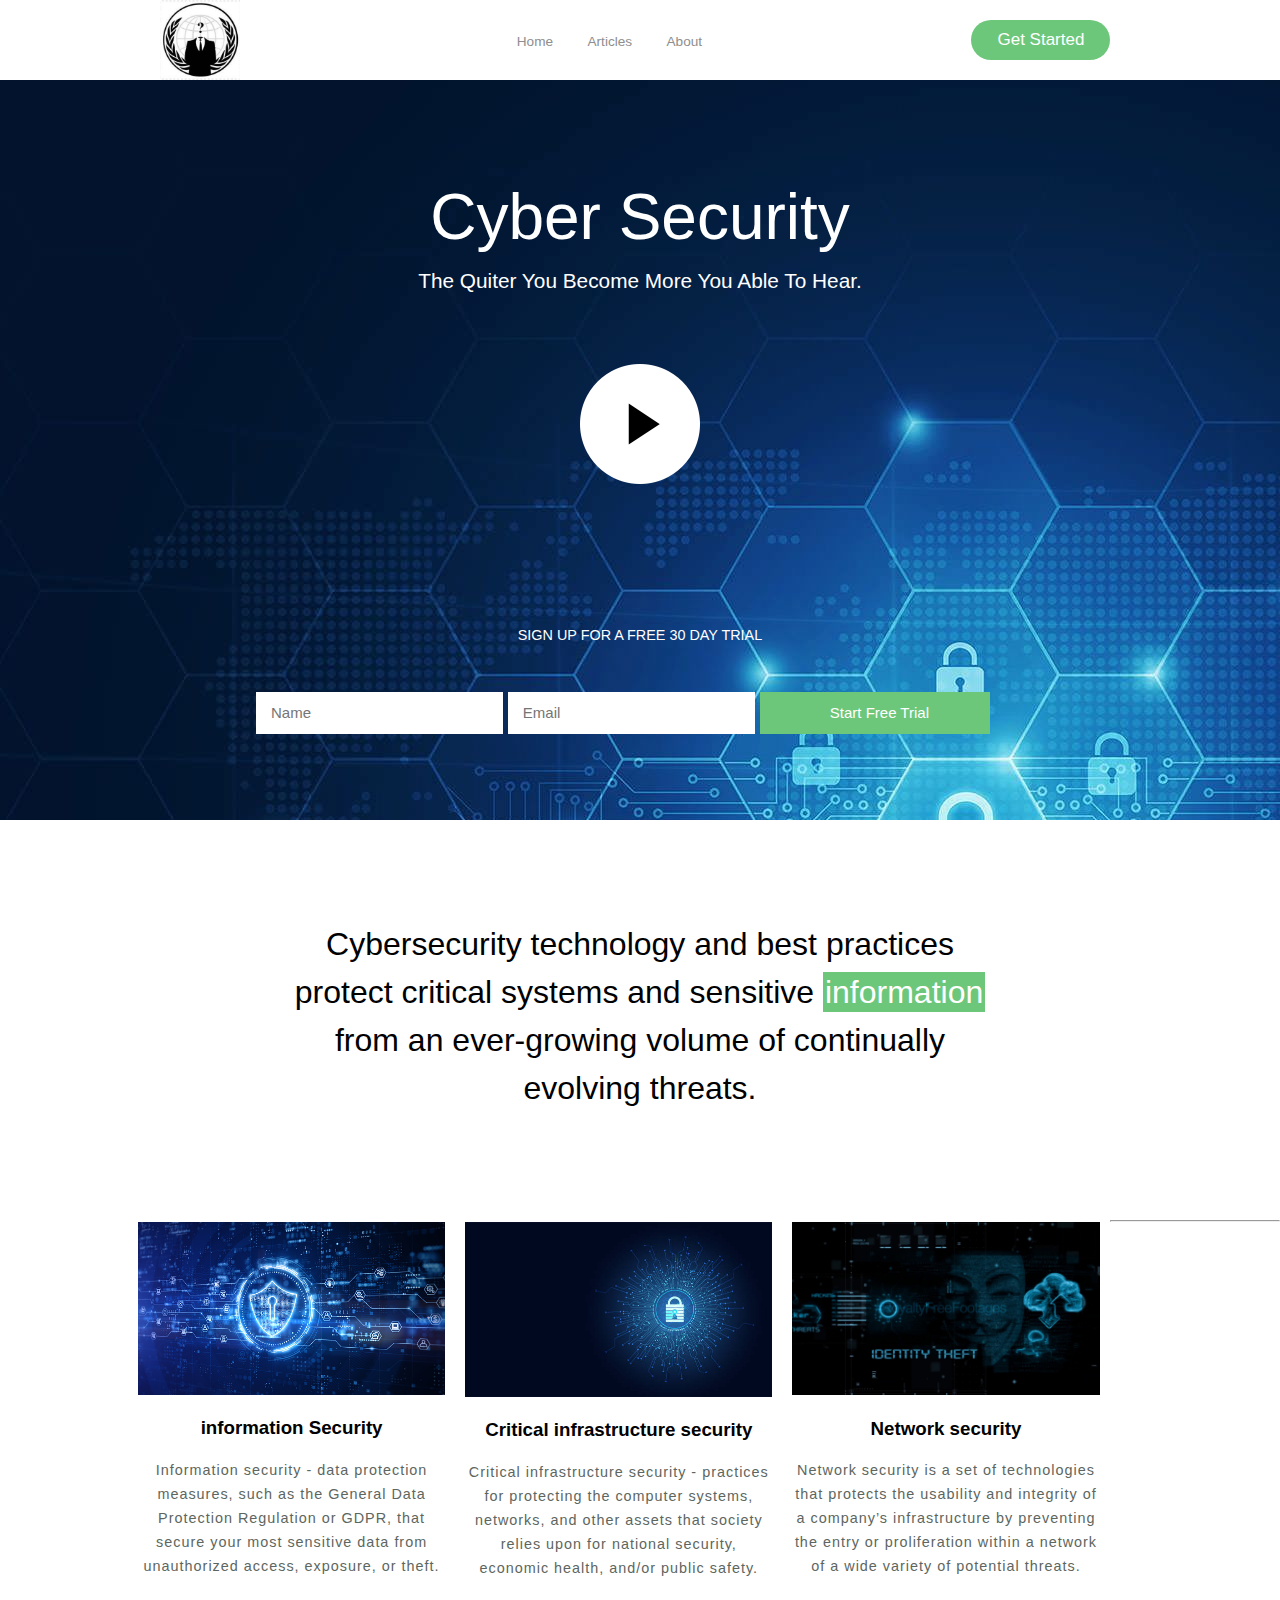
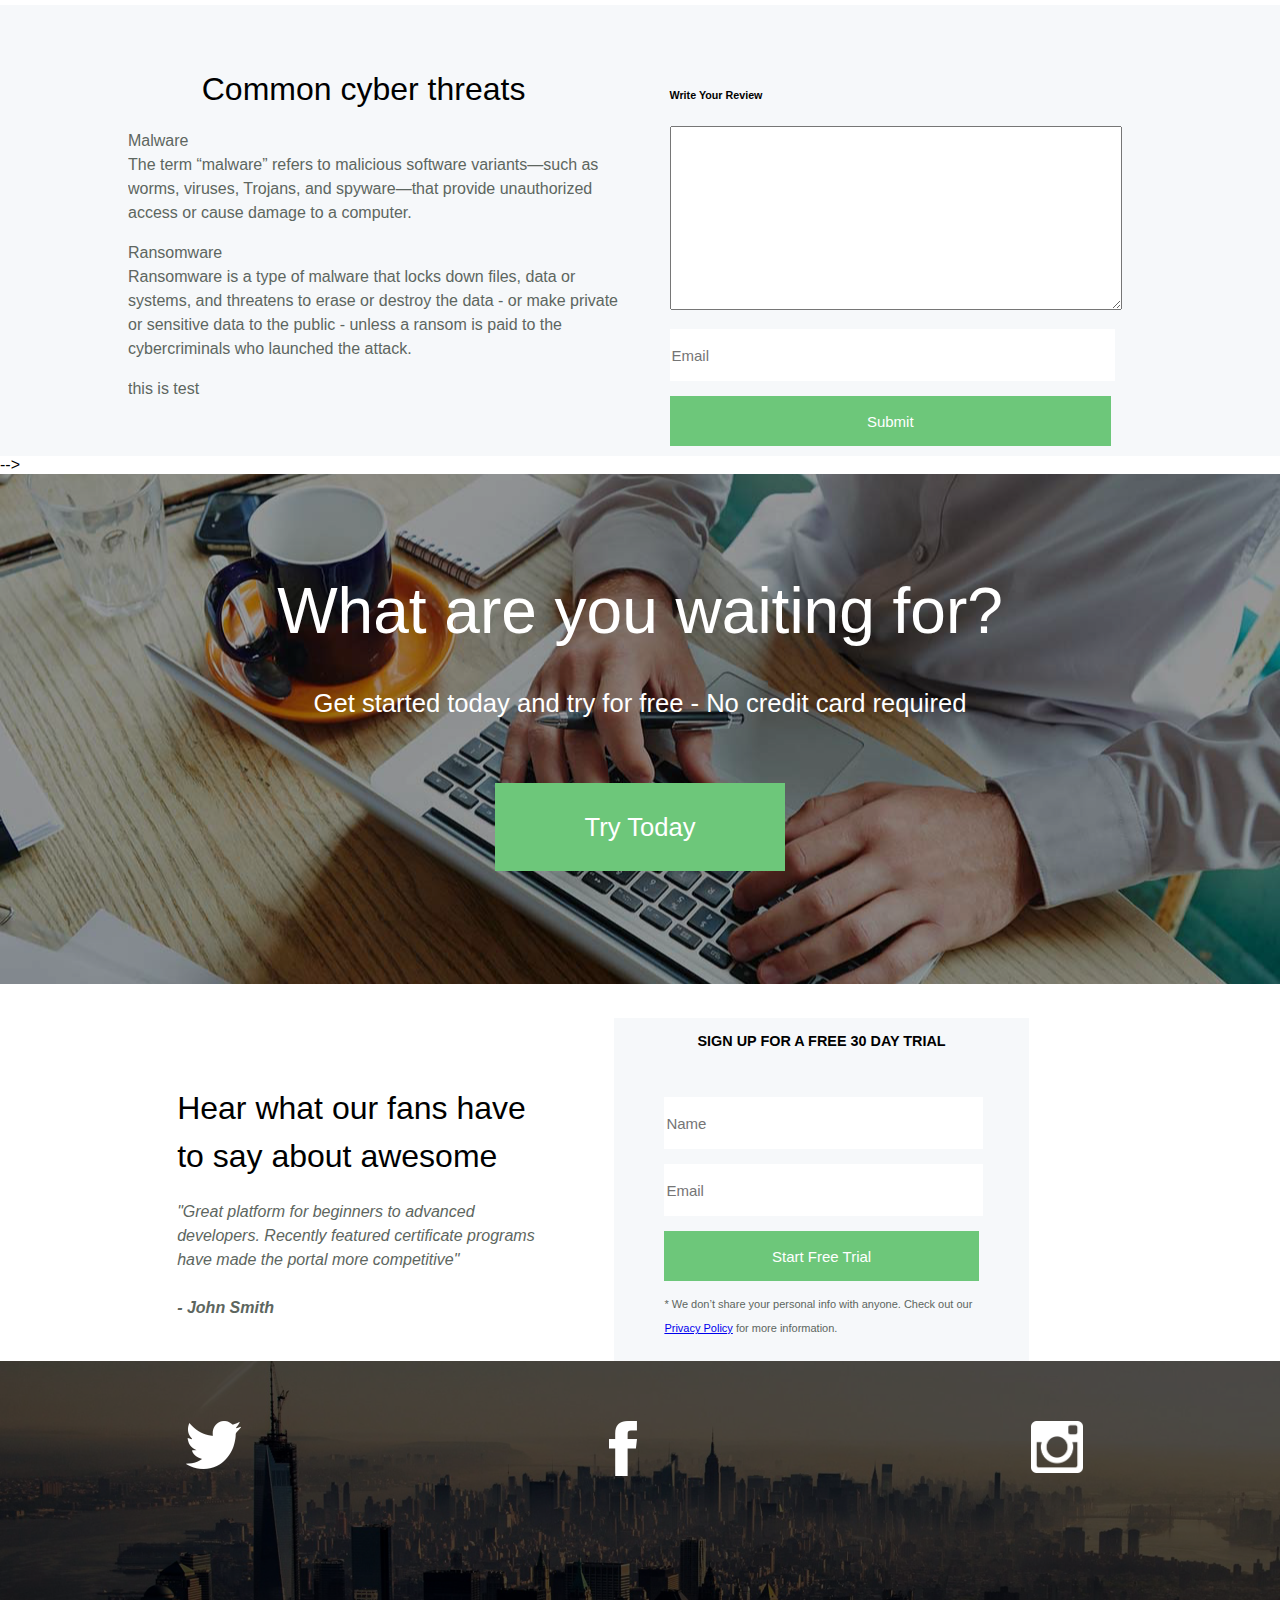
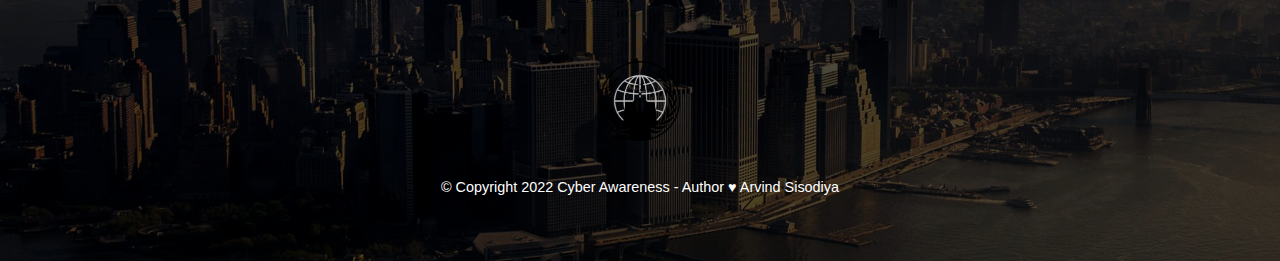
<file: index.html>
<!doctype html>
<html>
    <head>
    <meta charset="utf-8">
    
     <meta name="viewport" content="width=device-width, initial-scale=1, shrink-to-fit=no">
    <link rel="stylesheet" type="text/css" href="CSS/style.css">
    <script type = "text/javascript" src="script.js"></script>
    <title>Home|Cyber Awareness</title>
    </head>
<body>
    <header>
        <div id="header-container">
            <div class="col-3">
                <img class="logo" src="Images/logo-dark.png" height="80px" width="80px">
            </div>
            <div class="col-3">
            <nav>
                <ul class="menu">
                    <a style="text-decoration: none;" href="index.html">
                        <li>Home</li>
                    </a>
                    <a style="text-decoration: none;" href="https://cybersecurity.springeropen.com/articles"><li>Articles</li></a>
                    
                    <a style="text-decoration: none;" href="About.html"><li>About</li></a>
                    
                </ul>    
            </nav>
            </div>
            <div class="col-3">

                <a href="Payment.html" target="_blank" class="getStartedBTN">Get Started</a>
            </div>
        </div><!-- Header-Container Ends Here -->
    </header>
    <div class="main-container">
        <div id="top-section-main">
            <div id="top-section-content">
               <h1>Cyber Security</h1>
              <p>The Quiter You Become More You Able To Hear.</p>
                <img class="play-button" src="Images/play.png" alt="play button" height="120px" width="120px">
                <div class="main-form">
                    <form>
                        <h6>SIGN UP FOR A FREE 30 DAY TRIAL</h6>
                        <input type="text" name="name" placeholder="Name">
                        <input type="email" name="email" placeholder="Email">
                        <button style="trial" type="submit" value="submit">Start Free Trial</button>
                    </form>
                </div>
                
            </div>
        </div>
        <div id="feature-section">
            <h1 class="feature-section-title">Cybersecurity technology and best practices <br> protect critical systems and sensitive <span style="background-color: #6dc77a; color:white;padding:2px;">information</span> <br> from an ever-growing volume of continually <br> evolving threats.</h1>
            <div class="feature-content">
                <div class="col-3">
                <img src="Images/left.jpg">
                <h3>information Security</h3>
                       <p>Information security - data protection measures, such as the General Data Protection Regulation or GDPR, that secure your most sensitive data from unauthorized access, exposure, or theft.</p>
                </div>
                <div class="col-3">
                <img src="Images/middle.jpg">
                <h3>Critical infrastructure security </h3>
                    <p>Critical infrastructure security - practices for protecting the computer systems, networks, and other assets that society relies upon for national security, economic health, and/or public safety. </p>
                </div>
                <div class="col-3">
                <img src="Images/right.jpg">
                <h3>Network security</h3>
                    <p>Network security is a set of technologies that protects the usability and integrity of a company’s infrastructure by preventing the entry or proliferation within a network of a wide variety of potential threats.</p>
                </div>
            </div>
        </div> <!-- End Featured Section -->
        <hr>
        <div id="showcase1-container">
            <div class="showcase">
                <div class="col-2">
                <!-- <img class="showcase1pic" src="Images/apple.png"> -->
                </div>
                <div class="col-2">
                <div class="feature-text">
                <h1 class="section-title">
                  Common cyber threats  
                </h1>
                    <p class="section-left">Malware <br>
                The term “malware” refers to malicious software variants—such as worms, viruses, Trojans, and spyware—that provide unauthorized access or cause damage to a computer.</p>
                <p>Ransomware
                    <br> Ransomware is a type of malware that locks down files, data or systems, and threatens to erase or destroy the data - or make private or sensitive data to the public - unless a ransom is paid to the cybercriminals who launched the attack.</p>
                </div>
                <!-- <div id="Magic"></div> -->
                 <p>this is test</p>
                 <div id="magic"></div>
                </div><!-- End Feature-Text -->
                <div class="col-2">
                <form class="signupform2">
                <h6>Write Your Review</h6>
                <textarea id="commentId" name="commentid" rows="4" cols="53" style="height: 178px; width: 446px;"></textarea><br>
                <input type="email" id="usermail" name="email" placeholder="Email" ><br>
                <button  type="button" value="submit" onclick="hello();">Submit</button>
                    
                </form>
               
            
            </div><!-- End of col-2 -->

            </div>

        </div>
        
        
                </div><!-- End Feature-Text -->
            </div>
        </div> <!-- End showcase2-container --> -->
        
        <div id="call-to-action">
            <div class="showcase">
                <div class="col-1">
                    <h1 class="action-title">What are you waiting for?</h1>
                    <p>Get started today and try for free - No credit card required</p>
                    <p style="text-align"><a href="Payment.html" target="_blank" class="signupBTN">Try Today</a></p>
                </div>
            </div>
        </div><!-- End call-to-action -->
        <div class="signup">
            <div class="col-2">
                <div class="top-margin">
                <h1 class="section-title" style="text-align:left;">Hear what our fans have to say about awesome</h1>
                <p class="section-left2" style="font-style:italic;">"Great platform for beginners to advanced developers. Recently featured certificate programs have made the portal more competitive"<br><br><strong>- John Smith</strong></p>
                </div>
            </div><!-- End of col-2 -->


            <!-- this is form -->
            <div class="col-2">
                <form class="signupform">
                <h6>SIGN UP FOR A FREE 30 DAY TRIAL</h6>
                <input type="text" name="name" placeholder="Name"><br>
                <input type="email" name="email" placeholder="Email"><br>
                <button style="trial" type="submit" value="submit">Start Free Trial</button>
                    <p style="font-size:11px;">* We don’t share your personal info with anyone. Check out our <a href="#">Privacy Policy</a> for more information.</p>
                </form>
            </div><!-- End of col-2 -->
           <!-- end of form  -->
       
       
        </div>
    </div> <!-- End main-container -->
    <footer>
        <div class="social-footer">
            <div class="center">
                <a href="https://twitter.com/sisodiya_arvind" target="_blank"><img src="Images/twitter.png" alt="twitter" height="48" width="55"></a>
                
            </div>
        </div>
        <div class="social-footer">
            <div class="center">
                <a href="https://www.facebook.com/arvin.sisodia35/" target="_blank"><img src="Images/facebook.png" alt="facebook" height="55" width="28"></a>
                
            </div>
        </div>
        <div class="social-footer">
            <div class="center">
                <a href="https://www.instagram.com/arvind.sisodiya35/" target="_blank"><img src="Images/instagram.png" alt="instagram" height="52" width="52"></a>
                
            </div>
        </div>
        <p style="text-align: center; padding-top:300px;"><img src="Images/MyLogo.png" width="80px" height="80px"></p>
        <span class="copyright">&copy; Copyright 2022 Cyber Awareness - Author &hearts; Arvind Sisodiya</span>
    </footer>
    <script type = "text/javascript" src="script.js"></script>  
</body>
</html>
</file>
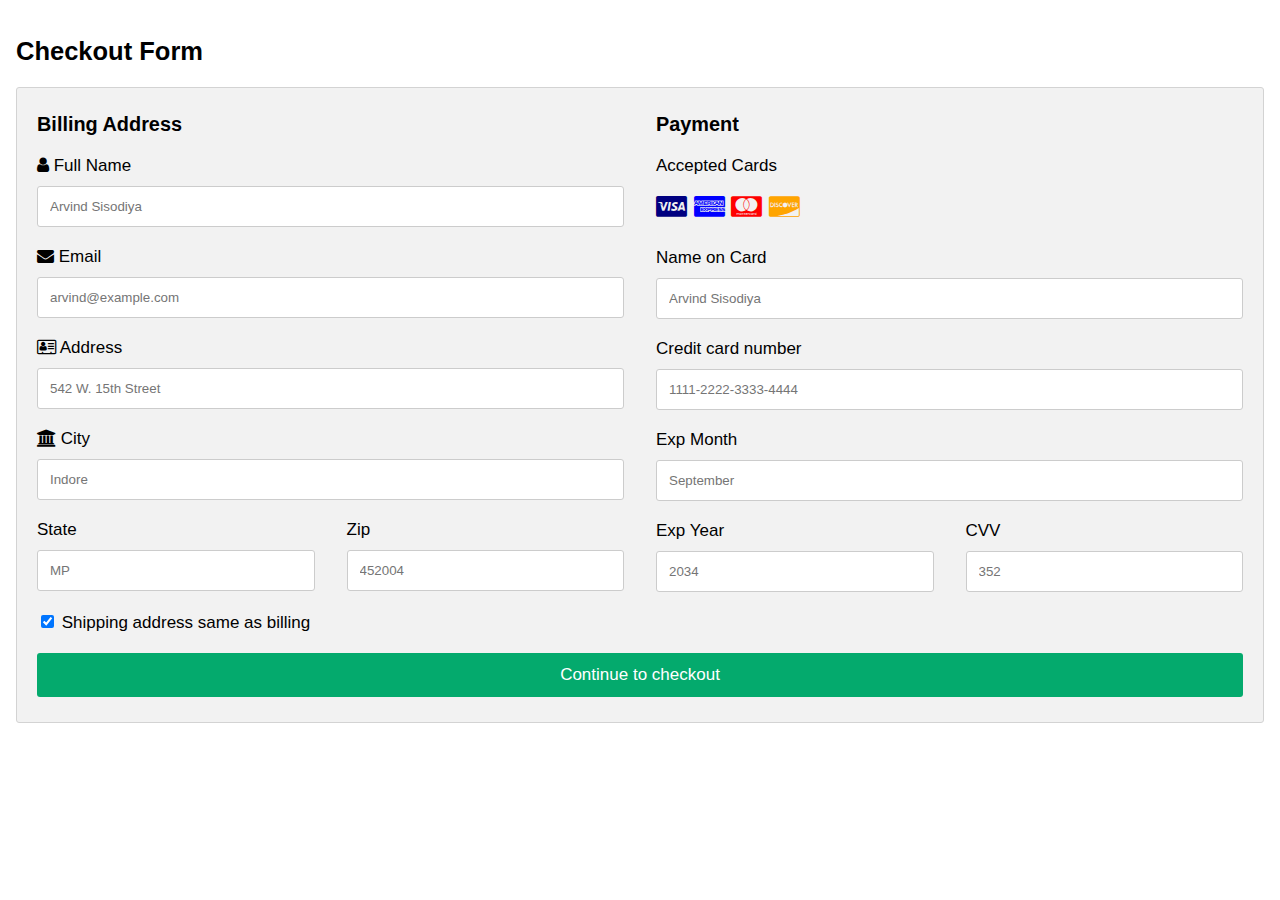
<file: Payment.html>
<!DOCTYPE html>
<html>
<head>
<meta name="viewport" content="width=device-width, initial-scale=1">
<link rel="stylesheet" href="https://cdnjs.cloudflare.com/ajax/libs/font-awesome/4.7.0/css/font-awesome.min.css">
<style>
body {
  font-family: Arial;
  font-size: 17px;
  padding: 8px;
}

* {
  box-sizing: border-box;
}

.row {
  display: -ms-flexbox; /* IE10 */
  display: flex;
  -ms-flex-wrap: wrap; /* IE10 */
  flex-wrap: wrap;
  margin: 0 -16px;
}

.col-25 {
  -ms-flex: 25%; /* IE10 */
  flex: 25%;
}

.col-50 {
  -ms-flex: 50%; /* IE10 */
  flex: 50%;
}

.col-75 {
  -ms-flex: 75%; /* IE10 */
  flex: 75%;
}

.col-25,
.col-50,
.col-75 {
  padding: 0 16px;
}

.container {
  background-color: #f2f2f2;
  padding: 5px 20px 15px 20px;
  border: 1px solid lightgrey;
  border-radius: 3px;
}

input[type=text] {
  width: 100%;
  margin-bottom: 20px;
  padding: 12px;
  border: 1px solid #ccc;
  border-radius: 3px;
}

label {
  margin-bottom: 10px;
  display: block;
}

.icon-container {
  margin-bottom: 20px;
  padding: 7px 0;
  font-size: 24px;
}

.btn {
  background-color: #04AA6D;
  color: white;
  padding: 12px;
  margin: 10px 0;
  border: none;
  width: 100%;
  border-radius: 3px;
  cursor: pointer;
  font-size: 17px;
}

.btn:hover {
  background-color: #45a049;
}

a {
  color: #2196F3;
}

hr {
  border: 1px solid lightgrey;
}

span.price {
  float: right;
  color: grey;
}

/* Responsive layout - when the screen is less than 800px wide, make the two columns stack on top of each other instead of next to each other (also change the direction - make the "cart" column go on top) */
@media (max-width: 800px) {
  .row {
    flex-direction: column-reverse;
  }
  .col-25 {
    margin-bottom: 20px;
  }
}
</style>
</head>
<body>

<h2>Checkout Form</h2>
<div class="row">
  <div class="col-75">
    <div class="container">
      <form action="/action_page.php">
      
        <div class="row">
          <div class="col-50">
            <h3>Billing Address</h3>
            <label for="fname"><i class="fa fa-user"></i> Full Name</label>
            <input type="text" id="fname" name="firstname" placeholder="Arvind Sisodiya">
            <label for="email"><i class="fa fa-envelope"></i> Email</label>
            <input type="text" id="email" name="email" placeholder="arvind@example.com">
            <label for="adr"><i class="fa fa-address-card-o"></i> Address</label>
            <input type="text" id="adr" name="address" placeholder="542 W. 15th Street">
            <label for="city"><i class="fa fa-institution"></i> City</label>
            <input type="text" id="city" name="city" placeholder="Indore">

            <div class="row">
              <div class="col-50">
                <label for="state">State</label>
                <input type="text" id="state" name="state" placeholder="MP">
              </div>
              <div class="col-50">
                <label for="zip">Zip</label>
                <input type="text" id="zip" name="zip" placeholder="452004">
              </div>
            </div>
          </div>

          <div class="col-50">
            <h3>Payment</h3>
            <label for="fname">Accepted Cards</label>
            <div class="icon-container">
              <i class="fa fa-cc-visa" style="color:navy;"></i>
              <i class="fa fa-cc-amex" style="color:blue;"></i>
              <i class="fa fa-cc-mastercard" style="color:red;"></i>
              <i class="fa fa-cc-discover" style="color:orange;"></i>
            </div>
            <label for="cname">Name on Card</label>
            <input type="text" id="cname" name="cardname" placeholder="Arvind Sisodiya">
            <label for="ccnum">Credit card number</label>
            <input type="text" id="ccnum" name="cardnumber" placeholder="1111-2222-3333-4444">
            <label for="expmonth">Exp Month</label>
            <input type="text" id="expmonth" name="expmonth" placeholder="September">
            <div class="row">
              <div class="col-50">
                <label for="expyear">Exp Year</label>
                <input type="text" id="expyear" name="expyear" placeholder="2034">
              </div>
              <div class="col-50">
                <label for="cvv">CVV</label>
                <input type="text" id="cvv" name="cvv" placeholder="352">
              </div>
            </div>
          </div>
          
        </div>
        <label>
          <input type="checkbox" checked="checked" name="sameadr"> Shipping address same as billing
        </label>
        <input type="submit" value="Continue to checkout" class="btn">
      </form>
    </div>
  </div>
  
  </div>
</div>

</body>
</html>
</file>
<file: CSS/style.css>
html {
    font-family: "Lato", "Helvetica Neue", "Helvetica", "Arial", sans-serif;
}
body {
    background-color: #ffffff; 
    margin: 0;
}
p {
    color: #5d6660;
    font-size: 16px;
    line-height: 24px;
    font-family: "Lato", "Helvetica Neue", "Helvetica", "Arial", sans-serif;
}
header {
    height: 80px;
    background-color: #ffffff;
}
#header-container {
    width: 75%;
    margin: auto;
}
.col-3 {
    width: 33%;
    float: left;
}
.logo {
    padding-top: 0px;
    margin-right: 10px;  
}
.menu {
    margin-top: 32px; 
    text-decoration: none; 
}
.menu li {
    list-style-type: none;
    display: inline;
    font-size: .85em;
    color: #8e8e8e;
    padding-right: 30px;
}
.getStartedBTN {
    background-color: #6dc77a;
    border-radius: 28px;
    -moz-border-radius:28px;
    -webkit-border-radius:28px;
    text-decoration: none;
    color: #ffffff;
    padding: 10px 26px;
    margin-top: 20px;
    display: inline-block;
    font-size: 17px;
    float: right;
}
#top-section-main {
    background-image: url(../Images/main.jpg);
    height: 740px;
    border: none;
}
#top-section-content {
    width: 60%;
    margin-left: auto;
    margin-right: auto;
    margin-top: 0;
}
#top-section-content h1 {
    font-size: 4em;
    font-weight: 300;
    color: #ffffff;
    text-align: center;
    margin-top: 0;
    padding-top: 100px;
    margin-bottom: 15px;
}
#top-section-content p {
    font-size: 1.3em;
    font-weight: 400;
    color: #ffffff;
    text-align: center;
    margin-top: 0px;
    
}
.play-button {
    margin-left: auto;
    margin-right: auto;
    display: block;
    padding: 50px 0 110px 0;
}
.main-form h6 {
    font-family: sans-serif;
    font-size: .9em;
    font-weight: 100;
    color: #ffffff;
    text-align: center;
}
.main-form input {
    margin: 0;
    width: 30%;
    height: 40px;
    font-family: sans-serif;
    font-size: 15px;
    padding-left: 15px;
    font-weight: 100;
    border: none;
}
.main-form button {
    width: 30%;
    height: 42px;
    font-family: sans-serif;
    font-size: 15px;
    padding-left: 15px;
    font-weight: 100;
    background-color: #6dc77a;
    color: #ffffff;
    border: none;
}
#feature-section {
    padding-top: 100px;
}
.feature-section-title {
    width: 70%;
    text-align: center;
    font-weight: 200;
    line-height: 1.5em;
    margin: auto;
}
.feature-content {
    margin: auto;
    width: 80%;
    text-align: center;
    padding-top: 100px;
}
.feature-content .col-3 img {
    width: 100%; 
}
.feature-content .col-3 p {
    font-size: .9em;
    letter-spacing: 1px;
}
.feature-content .col-3 {
    padding: 10px;
    width: 30%;
}
.signupform2 {
    background-color: #f6f8fa;
    margin-right: 0px;
    padding: 0px 0px 10px 50px;
}
.col-2 {
    float: left;
    width: 48%;
}
#showcase1-container {
    padding-top: 60px;
    background-color: #f6f8fa;
    width: 100%;
    clear: both;
}
.showcase {
    width: 80%;
    margin: auto;
    overflow: auto;
    
}
.showcase1pic {
    width: 100%;   
}
.feature-text {
   /* padding-top: 300px;
    padding-left: 50px;*/
}
.section-title {
    width: 70%;
    margin: auto;
    font-weight: 200;
    line-height: 1.5em;
}
.section-left2 {
    width: 70%;
    padding: 20px 10px 10px 10px;
    margin: auto;
}
#showcase2-container {
    padding-top: 60px;
    background-color: #ffffff;
    width: 100%;
    clear: both;
}
.col-1 {
    width: 80%;
    margin: auto;
}

#call-to-action {
    background-image: url(../Images/darkdesk.png);
    background-position: 50% 50%;
    padding-bottom: 45px;
}
.action-title {
    font-size: 4em;
    font-weight: 300;
    color: #ffffff;
    text-align: center;
    margin-top: 0;
    padding-top: 100px;
}
.col-1 p {
    font-size: 1.6em;
    font-weight: 300;
    color: #ffffff;
    text-align: center;
    margin: 0;
    padding-bottom: 100px;
}
.signupBTN {
    background-color: #6dc77a;
    color: #ffffff;
    font-size: 1em;
    font-weight: 200;
    text-decoration: none;
    padding: 30px 90px;
    
}
.signupBTN:hover {
    background-color: #5cbf2a;   
}
.signupform {
    background-color: #f6f8fa;
    margin-right: 200px;
    padding: 0px 50px 10px 50px;
}
.signupform h6 {
    color: black;
    padding-top: 15px;
    font-size: .9em;
    text-align: center;
}
.top-margin {
    margin-top:100px;
    margin-left: 100px;
}
input {
    margin: 0;
    width: 100%;
    height: 50px;
    font-family: sans-serif;
    font-size: 15px;
    font-weight: 100;
    border: none;
    margin-top: 15px;
    
}
button {
    width: 100%;
    height: 50px;
    font-family: sans-serif;
    font-size: 15px;
    font-weight: 100;
    margin: 0;
    background-color: #6dc77a;
    color: #ffffff;
    border: none;
    margin-top: 15px;
}
footer {
    background-color: black;
    clear: both;
    height: 500px;
    background-image: url(../Images/footerbg.png);
    background-position: 50% 50%;
}
.social-footer {
    width: 33%;
    float: left;
    height: 40%;
}
.social-footer:hover {
    background-color: black;
    opacity: .5;
}
.center {
    width: 50px;
    margin: auto;
    padding-top: 60px;
}
.copyright {
    color: #ffffff;
    font-size: .9em;
    text-align: center;
    display: block;
    padding-top: 15px;
}
</file>
